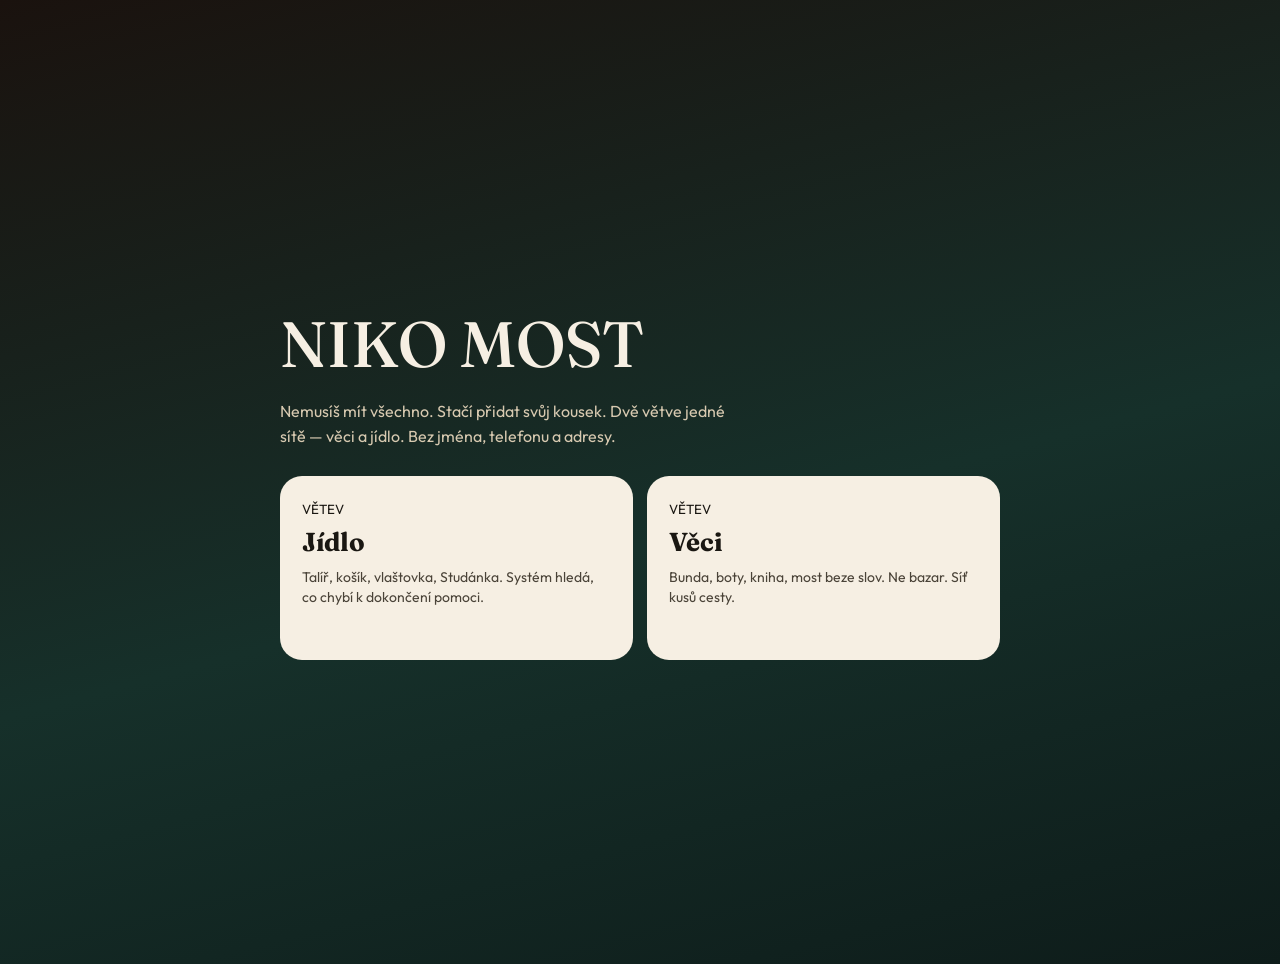
<file: index.html>
<!DOCTYPE html>
<html lang="cs">
<head>
  <meta charset="UTF-8" />
  <meta name="viewport" content="width=device-width, initial-scale=1" />
  <title>NIKO MOST</title>
  <link rel="preconnect" href="https://fonts.googleapis.com" />
  <link href="https://fonts.googleapis.com/css2?family=Fraunces:opsz,wght@9..144,500&family=Outfit:wght@400;500&display=swap" rel="stylesheet" />
  <style>
    body{margin:0;min-height:100vh;font-family:Outfit,sans-serif;color:#f6efe3;
      background:linear-gradient(165deg,#1a120e,#16302a 55%,#0e1c1a);display:grid;place-items:center;padding:32px}
    main{max-width:720px}
    h1{font-family:Fraunces,serif;font-size:clamp(36px,7vw,64px);margin:0 0 8px;font-weight:500}
    p{color:#d7c9b0;line-height:1.55;max-width:42ch}
    .row{display:grid;gap:14px;grid-template-columns:1fr 1fr;margin-top:28px}
    a{display:block;background:#f6efe3;color:#1a1712;text-decoration:none;border-radius:22px;padding:22px;min-height:140px}
    a b{display:block;font-family:Fraunces,serif;font-size:26px;margin:8px 0}
    a span{color:#4a4338;font-size:14px}
    @media(max-width:700px){.row{grid-template-columns:1fr}}
  </style>
</head>
<body>
  <main>
    <h1>NIKO MOST</h1>
    <p>Nemusíš mít všechno. Stačí přidat svůj kousek. Dvě větve jedné sítě — věci a jídlo. Bez jména, telefonu a adresy.</p>
    <div class="row">
      <a href="jidlo.html"><small>VĚTEV</small><b>Jídlo</b><span>Talíř, košík, vlaštovka, Studánka. Systém hledá, co chybí k dokončení pomoci.</span></a>
      <a href="veci.html"><small>VĚTEV</small><b>Věci</b><span>Bunda, boty, kniha, most beze slov. Ne bazar. Síť kusů cesty.</span></a>
    </div>
  </main>
</body>
</html>
</file>
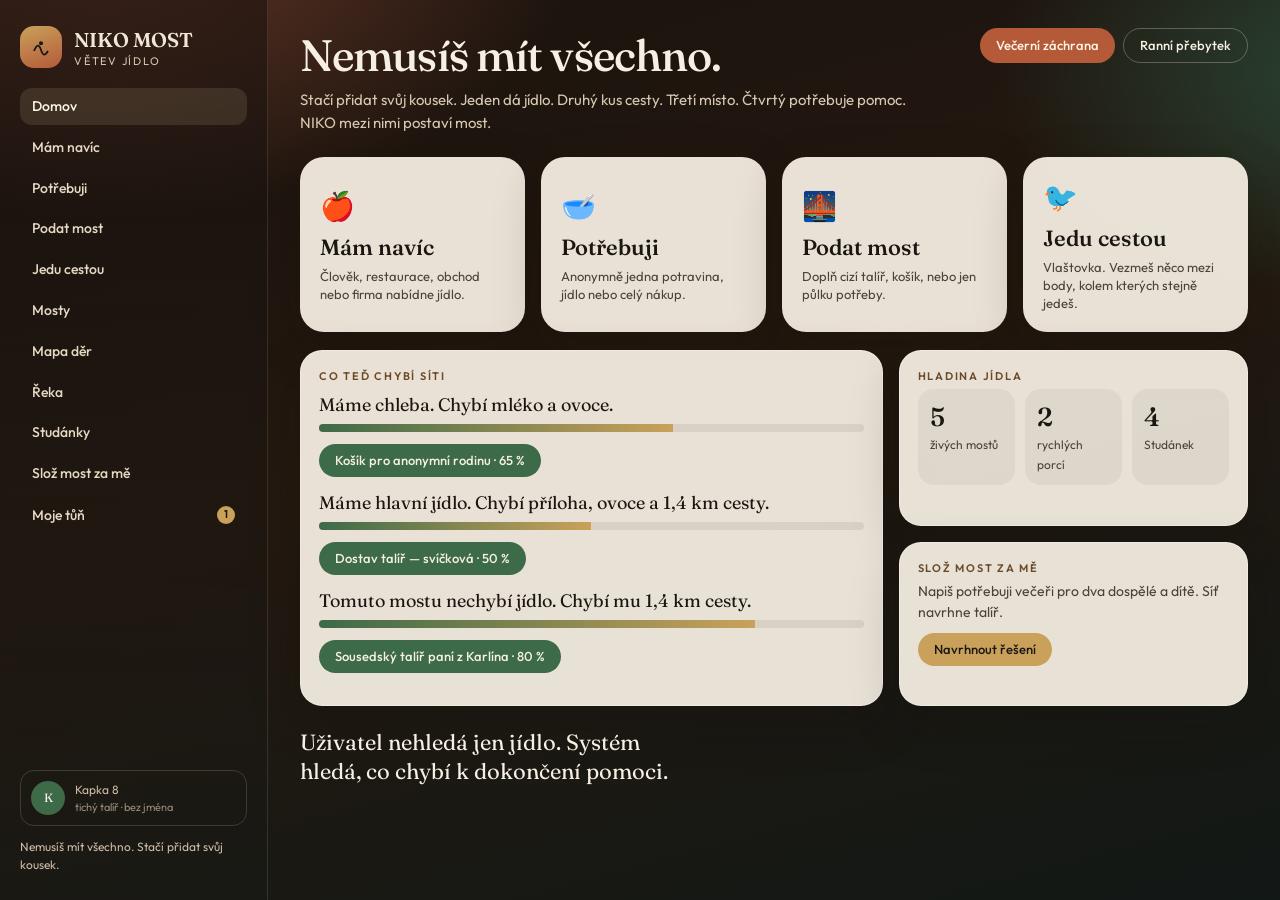
<file: jidlo.html>
<!DOCTYPE html>
<html lang="cs">
<head>
  <meta charset="UTF-8" />
  <meta name="viewport" content="width=device-width, initial-scale=1" />
  <title>NIKO MOST JÍDLO</title>
  <link rel="preconnect" href="https://fonts.googleapis.com" />
  <link rel="preconnect" href="https://fonts.gstatic.com" crossorigin />
  <link href="https://fonts.googleapis.com/css2?family=Fraunces:opsz,wght@9..144,500;9..144,600&family=Outfit:wght@300;400;500;600&display=swap" rel="stylesheet" />
  <link rel="stylesheet" href="jidlo.css" />
</head>
<body>
  <div class="app">
    <aside class="side">
      <div class="brand">
        <div class="mark" aria-hidden="true">
          <svg width="22" height="22" viewBox="0 0 22 22" fill="none">
            <path d="M4 15c3-7 5-7 7-1s4 6 7 1" stroke="#1a1712" stroke-width="1.8"/>
            <circle cx="11" cy="7.2" r="2" fill="#1a1712"/>
          </svg>
        </div>
        <div><h1>NIKO MOST</h1><small>větev jídlo</small></div>
      </div>
      <nav class="nav" id="nav"></nav>
      <div class="side-foot">
        <div class="me-chip">
          <div class="avatar" id="avatar">K</div>
          <div>
            <div id="alias">Kapka 8</div>
            <div style="opacity:.7;font-size:11px">tichý talíř · bez jména</div>
          </div>
        </div>
        Nemusíš mít všechno. Stačí přidat svůj kousek.
      </div>
    </aside>
    <main class="main">
      <section class="view on" id="view-domov"></section>
      <section class="view" id="view-mam"></section>
      <section class="view" id="view-potrebuji"></section>
      <section class="view" id="view-podat"></section>
      <section class="view" id="view-cesta"></section>
      <section class="view" id="view-mosty"></section>
      <section class="view" id="view-mapa"></section>
      <section class="view" id="view-reka"></section>
      <section class="view" id="view-studanky"></section>
      <section class="view" id="view-sloz"></section>
      <section class="view" id="view-ja"></section>
    </main>
  </div>
  <div class="toast" id="toast"></div>
  <div class="modal-bg" id="modalBg" onclick="if(event.target===this) closeModal()">
    <div class="modal" id="modal"></div>
  </div>
  <script src="j1.js"></script>
  <script src="j2.js"></script>
  <script src="j3.js"></script>
</body>
</html>
</file>
<file: jidlo.css>
:root{--ink:#1a1712;--ink-soft:#4a4338;--paper:#f6efe3;--moss:#2a4a34;--moss-2:#3d6a48;--gold:#c9a15a;--gold-2:#ead7a6;--water:#3d6f78;--ember:#b45a38;--card:rgba(246,239,227,.94);--line:rgba(26,23,18,.12);--shadow:0 18px 50px rgba(20,14,8,.22);--radius:22px;--serif:Fraunces,Palatino,serif;--sans:Outfit,Segoe UI,sans-serif}*{box-sizing:border-box}html,body{margin:0;min-height:100%}body{font-family:var(--sans);color:var(--ink);background:radial-gradient(1000px 600px at 8% -8%,#6a3a28 0%,transparent 48%),radial-gradient(900px 500px at 110% 8%,#2a4a38 0%,transparent 46%),linear-gradient(165deg,#1a120e 0%,#241910 46%,#121816 100%)}.app{display:grid;grid-template-columns:268px 1fr;min-height:100vh}.side{position:sticky;top:0;height:100vh;padding:26px 20px;color:#efe6d6;display:flex;flex-direction:column;gap:20px;border-right:1px solid rgba(233,210,160,.14);background:linear-gradient(180deg,rgba(26,18,14,.6),rgba(18,24,22,.2))}.brand{display:flex;gap:12px;align-items:center}.mark{width:42px;height:42px;border-radius:14px;display:grid;place-items:center;background:linear-gradient(160deg,#c9a15a,#b45a38)}.brand h1{font-family:var(--serif);font-size:20px;margin:0;font-weight:600}.brand small{display:block;font-size:11px;letter-spacing:.16em;text-transform:uppercase;color:#d7c9b0;margin-top:2px}.nav{display:flex;flex-direction:column;gap:4px}.nav button{appearance:none;border:0;background:transparent;color:#e6d9c4;text-align:left;padding:10px 12px;border-radius:12px;font:500 14px/1.2 var(--sans);cursor:pointer;display:flex;justify-content:space-between;align-items:center}.nav button:hover,.nav button.active{background:rgba(233,210,160,.12);color:#fff6e6}.nav .dot{min-width:18px;height:18px;border-radius:99px;background:var(--gold);color:#1a1712;font-size:11px;display:grid;place-items:center;font-weight:600}.side-foot{margin-top:auto;font-size:12px;color:#cbbca6;line-height:1.5}.me-chip{display:flex;gap:10px;align-items:center;padding:10px;border:1px solid rgba(233,210,160,.18);border-radius:14px;margin-bottom:12px}.avatar{width:34px;height:34px;border-radius:50%;background:#3d6a48;display:grid;place-items:center;font-family:var(--serif);color:#f6efe3}.main{padding:28px 32px 72px}.topbar{display:flex;justify-content:space-between;gap:16px;margin-bottom:22px;align-items:flex-start}.topbar h2{font-family:var(--serif);font-size:clamp(28px,4vw,44px);font-weight:500;color:#f6efe3;margin:0 0 6px;letter-spacing:-.02em}.lede{color:#d7c9b0;max-width:64ch;margin:0;font-size:15px;line-height:1.55}.actions{display:flex;gap:8px;flex-wrap:wrap}.btn{appearance:none;border:0;cursor:pointer;border-radius:999px;padding:10px 16px;font:500 13px/1 var(--sans)}.btn-gold{background:var(--gold);color:#1a1712}.btn-ember{background:var(--ember);color:#fff6e6}.btn-ghost{background:transparent;color:#f6efe3;border:1px solid rgba(246,239,227,.28)}.btn-ink{background:#1a1712;color:#f6efe3}.btn-moss{background:#3d6a48;color:#f6efe3}.grid{display:grid;gap:16px}.grid-2{grid-template-columns:1.25fr .75fr}.grid-4{grid-template-columns:repeat(4,1fr)}.grid-cards{grid-template-columns:repeat(auto-fill,minmax(250px,1fr))}.card{background:var(--card);border-radius:var(--radius);padding:18px;box-shadow:var(--shadow);border:1px solid rgba(255,255,255,.35)}.card h3{font-family:var(--serif);margin:0 0 8px;font-size:22px;font-weight:550}.card p{margin:0 0 10px;color:var(--ink-soft);font-size:14px;line-height:1.5}.kicker{font-size:11px;letter-spacing:.16em;text-transform:uppercase;color:#6a4a28;font-weight:600;margin-bottom:6px}.choice{min-height:168px;cursor:pointer;text-align:left;width:100%;border:0;background:var(--card);border-radius:24px;padding:20px;box-shadow:var(--shadow);font-family:var(--sans);color:var(--ink)}.choice .emo{font-size:28px;display:block;margin-bottom:8px}.choice b{display:block;font-family:var(--serif);font-size:22px;font-weight:550;margin-bottom:6px}.choice span{color:var(--ink-soft);font-size:13px;line-height:1.4}.meta{display:flex;gap:8px;flex-wrap:wrap;margin:10px 0}.pill{font-size:11px;letter-spacing:.05em;text-transform:uppercase;border-radius:999px;padding:5px 9px;background:rgba(42,74,52,.1);color:var(--moss);font-weight:600}.pill.gold{background:rgba(201,161,90,.22);color:#6a521c}.pill.ember{background:rgba(180,90,56,.16);color:#7a3218}.pill.water{background:rgba(61,111,120,.16);color:#1c3a40}.pill.quiet{background:rgba(26,23,18,.08);color:var(--ink-soft)}.statline{display:grid;grid-template-columns:repeat(3,1fr);gap:10px}.stat{background:rgba(26,23,18,.05);border-radius:16px;padding:12px}.stat b{display:block;font-family:var(--serif);font-size:26px;font-weight:550}.stat span{font-size:12px;color:var(--ink-soft)}.bar{height:8px;background:rgba(26,23,18,.08);border-radius:99px;overflow:hidden;margin:8px 0 12px}.bar i{display:block;height:100%;background:linear-gradient(90deg,#3d6a48,#c9a15a)}.steps{display:flex;flex-direction:column;margin:8px 0 12px}.step{display:grid;grid-template-columns:22px 1fr;gap:10px;padding:8px 0;position:relative}.step::before{content:"";position:absolute;left:10px;top:22px;bottom:-8px;width:1px;background:rgba(42,74,52,.25)}.step:last-child::before{display:none}.bullet{width:22px;height:22px;border-radius:50%;border:2px solid #3d6a48;background:#fff;display:grid;place-items:center;font-size:11px}.step.done .bullet{background:#3d6a48;color:#fff}.step.ready .bullet{background:var(--gold);border-color:var(--gold)}.form{display:grid;gap:12px}label{font-size:12px;font-weight:600;color:var(--ink-soft);display:grid;gap:6px}input,select,textarea{font:400 14px/1.4 var(--sans);border:1px solid var(--line);border-radius:12px;padding:10px 12px;background:#fff;color:var(--ink)}textarea{min-height:88px;resize:vertical}.checks{display:grid;gap:8px}.check{display:flex;gap:8px;align-items:flex-start;font-size:13px;color:var(--ink);font-weight:400}.filters{display:flex;gap:6px;flex-wrap:wrap;margin-bottom:14px}.filters button{border:1px solid rgba(246,239,227,.2);background:transparent;color:#efe6d6;border-radius:999px;padding:7px 11px;cursor:pointer;font:500 12px var(--sans)}.filters button.on{background:var(--gold);color:#1a1712;border-color:var(--gold)}.toast{position:fixed;right:22px;bottom:22px;background:#f6efe3;color:var(--ink);padding:14px 16px;border-radius:16px;box-shadow:var(--shadow);max-width:340px;display:none;z-index:20}.toast.show{display:block}.quote{font-family:var(--serif);font-size:22px;line-height:1.3;color:#f6efe3;margin:22px 0 0;max-width:28ch}.river{display:flex;flex-wrap:wrap;gap:6px;align-items:center;margin:8px 0}.river span{background:rgba(61,111,120,.12);color:#1c3a40;padding:4px 8px;border-radius:999px;font-size:12px}.river i{color:#8b8376;font-style:normal}.modal-bg{position:fixed;inset:0;background:rgba(16,10,8,.55);display:none;place-items:center;z-index:30;padding:20px}.modal-bg.open{display:grid}.modal{background:var(--paper);max-width:580px;width:100%;border-radius:24px;padding:24px;max-height:86vh;overflow:auto}.notice{padding:12px 14px;border-radius:14px;background:rgba(201,161,90,.18);margin-bottom:10px;font-size:13px}.view{display:none}.view.on{display:block}.map-wrap{background:#1a120e;border-radius:var(--radius);overflow:hidden;position:relative;border:1px solid rgba(233,210,160,.15)}.map-wrap svg{width:100%;height:430px;display:block}.map-legend{position:absolute;left:14px;bottom:14px;color:#efe6d6;font-size:12px;background:rgba(26,18,14,.72);padding:10px 12px;border-radius:12px}.gap{font-family:var(--serif);font-size:18px;margin:0 0 8px}@media(max-width:980px){.app{grid-template-columns:1fr}.side{position:relative;height:auto;flex-direction:row;flex-wrap:wrap}.nav{flex-direction:row;flex-wrap:wrap}.side-foot{width:100%}.grid-2,.grid-4{grid-template-columns:1fr}.main{padding:18px 16px 48px}}
</file>
